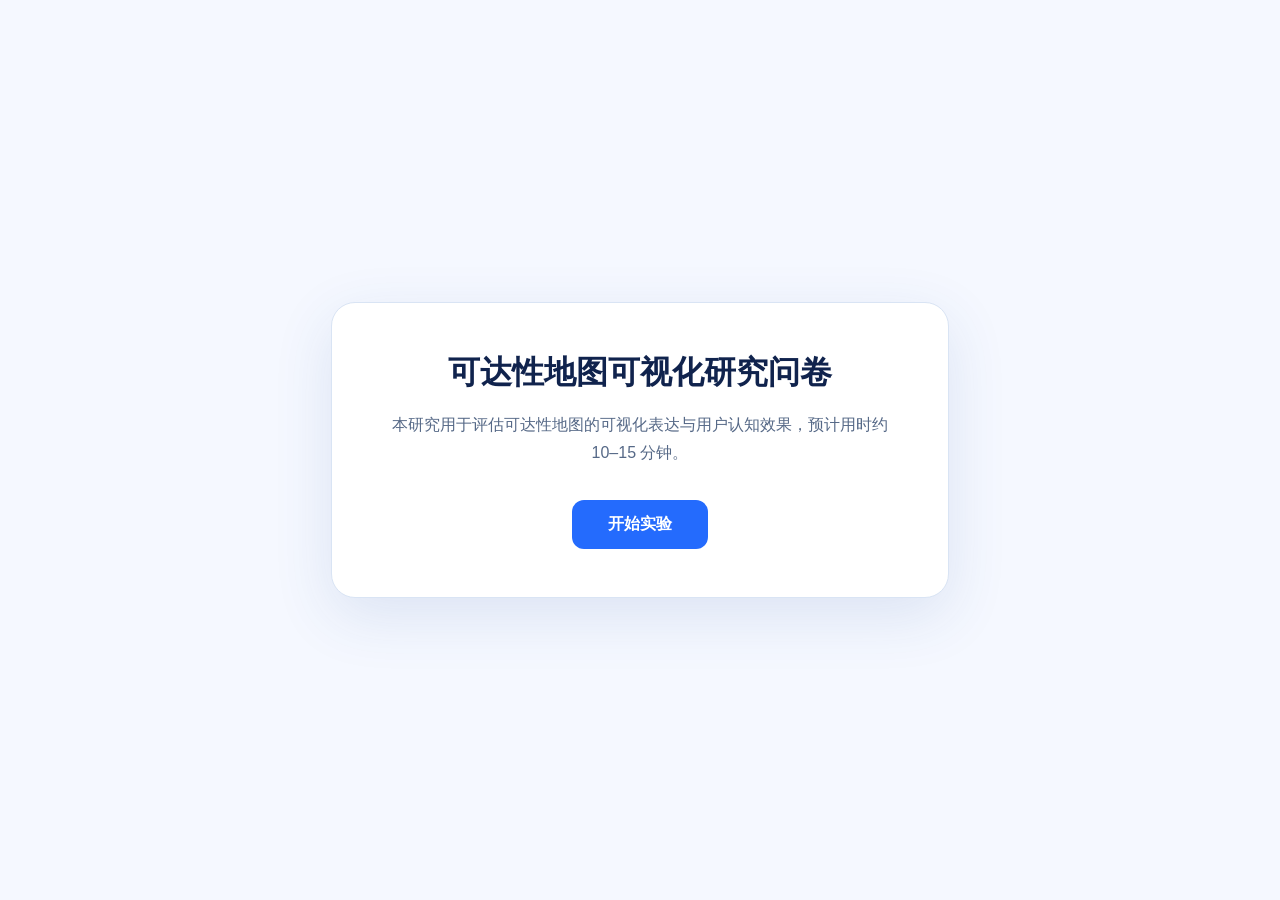
<file: index.html>
<!doctype html>
<html lang="zh-CN">
<head>
  <meta charset="utf-8" />
  <meta name="viewport" content="width=device-width, initial-scale=1" />
  <link rel="icon" type="image/svg+xml" href="./favicon.svg?v=ui-20261015" />
  <link rel="icon" type="image/png" sizes="64x64" href="./favicon-64.png?v=ui-20261015" />
  <link rel="shortcut icon" href="./favicon.ico?v=ui-20261015" />
  <title>可达性地图可视化研究问卷</title>
  <style>
    :root{font-family:Inter,"PingFang SC","Microsoft YaHei",sans-serif;color:#10234d;background:#f5f8ff}
    body{min-height:100vh;margin:0;display:grid;place-items:center}
    main{width:min(520px,calc(100% - 48px));padding:48px;border:1px solid #d9e4f4;border-radius:24px;background:#fff;box-shadow:0 18px 60px rgba(38,86,160,.12);text-align:center}
    h1{margin:0 0 16px;font-size:32px}p{color:#566987;line-height:1.7}
    a{display:inline-flex;margin-top:18px;padding:14px 36px;border-radius:12px;background:#246bfd;color:#fff;text-decoration:none;font-weight:700}
  </style>
</head>
<body><main><h1>可达性地图可视化研究问卷</h1><p>本研究用于评估可达性地图的可视化表达与用户认知效果，预计用时约 10–15 分钟。</p><a href="./experiment.html">开始实验</a></main></body>
</html>
</file>
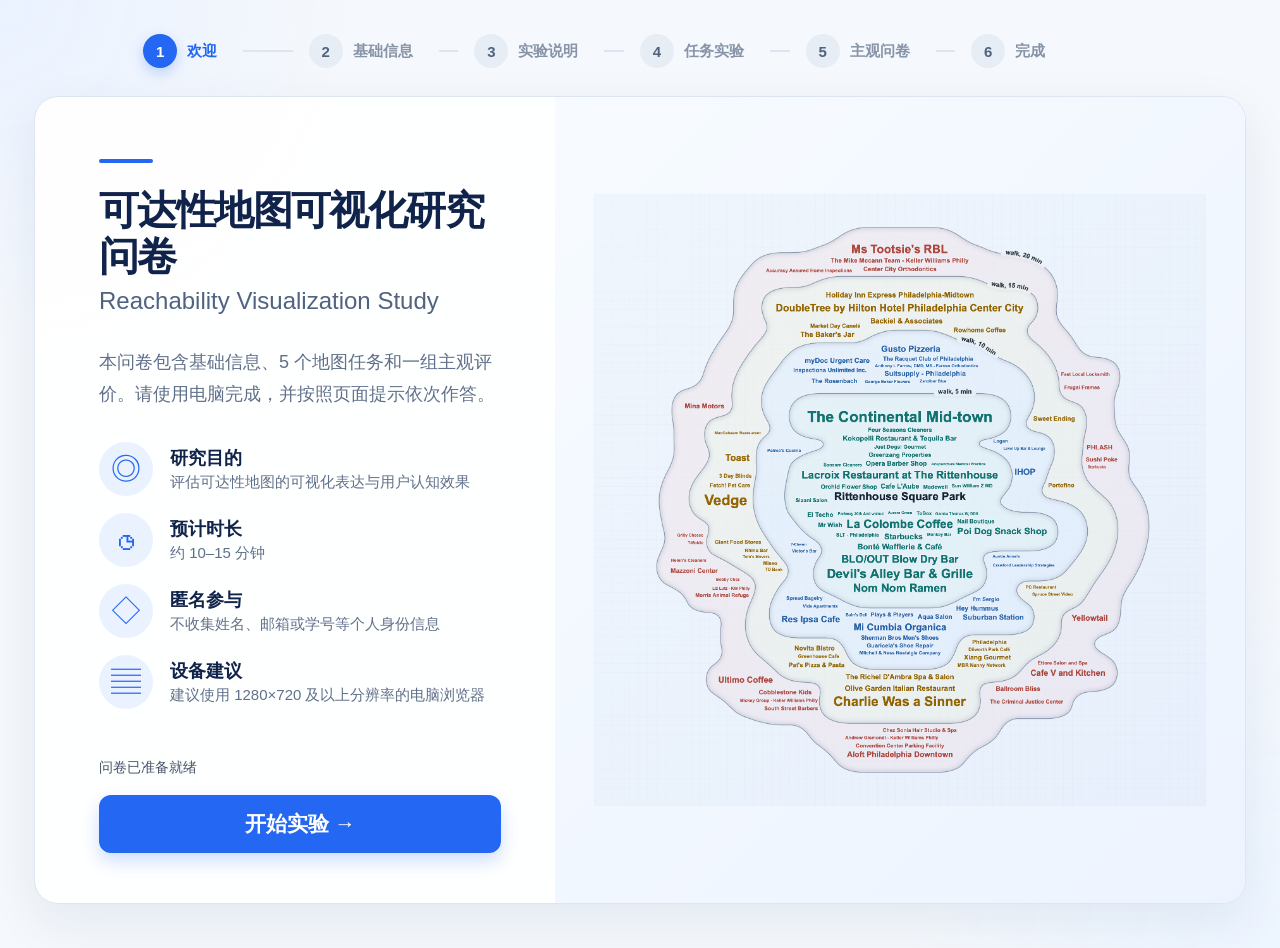
<file: experiment.html>
<!doctype html>
<html lang="zh-CN">
  <head>
    <meta charset="utf-8" />
    <meta name="viewport" content="width=device-width, initial-scale=1" />
  <link rel="icon" type="image/svg+xml" href="./favicon.svg?v=ui-20261015" />
  <link rel="icon" type="image/png" sizes="64x64" href="./favicon-64.png?v=ui-20261015" />
  <link rel="shortcut icon" href="./favicon.ico?v=ui-20261015" />
    <title>可达性地图可视化研究问卷</title>
    <script>
      // Native early feedback also covers failure of the small startup controller.
      window.questionnaireBootFailure=()=>{if(window.QuestionnaireStartup)return;const status=document.querySelector('#startup-status');if(!status)return;document.querySelector('#welcome').dataset.startupState='ERROR';status.textContent='加载失败，请检查网络后重试。';status.setAttribute('role','alert');document.querySelector('#startup-retry').hidden=false;};
      window.questionnaireBootTimer=setTimeout(window.questionnaireBootFailure,25000);
      document.addEventListener('click',event=>{if(window.QuestionnaireStartup)return;if(event.target.closest('#welcome-start')){document.querySelector('#startup-status').textContent='问卷正在准备中，请稍候…';}if(event.target.closest('#startup-retry'))location.reload();});
    </script>
  <link rel="stylesheet" href="assets/experiment.css" />
  <link rel="stylesheet" href="assets/questionnaire-step13.css?v=questionnaire-v1.1.0-step15f" />
    <link rel="stylesheet" href="assets/background.css" />
    <link rel="stylesheet" href="assets/tutorial.css" />
    <link rel="stylesheet" href="assets/task-t1.css" />
    <link rel="stylesheet" href="assets/task-t1-direct.css" />
    <link rel="stylesheet" href="assets/task-ui-consistency.css" />
    <link rel="stylesheet" href="assets/previs.css" />
    <link rel="stylesheet" href="assets/questionnaire-acceptance.css" />
    <link rel="stylesheet" href="assets/questionnaire-step13c.css?v=questionnaire-v1.1.0-step15f" />
    <link rel="stylesheet" href="assets/questionnaire-step13c7.css?v=questionnaire-v1.1.0-step15f" />
    <link rel="stylesheet" href="assets/questionnaire-v2.css?v=questionnaire-v1.1.0-step15f" />
    <link rel="stylesheet" href="assets/questionnaire-step17.css?v=questionnaire-v1.1.1-step17" />
</head>
  <body>
    <main class="experiment-shell" id="app">
      <nav class="experiment-progress" aria-label="实验进度"><ol>
        <li class="active" aria-current="step"><span>1</span><b>欢迎</b></li><li><span>2</span><b>基础信息</b></li><li><span>3</span><b>实验说明</b></li><li><span>4</span><b>任务实验</b></li><li><span>5</span><b>主观问卷</b></li><li><span>6</span><b>完成</b></li>
      </ol></nav>
      <section id="welcome" data-startup-state="BOOTING" class="welcome-card" aria-labelledby="welcome-title">
        <div class="welcome-copy" aria-busy="true"><div class="eyebrow" aria-hidden="true"></div><header><h1 id="welcome-title">可达性地图可视化研究问卷</h1><p class="subtitle">Reachability Visualization Study</p><p class="intro">本问卷包含基础信息、5 个地图任务和一组主观评价。请使用电脑完成，并按照页面提示依次作答。</p></header>
          <div class="welcome-features">
            <article><span class="feature-icon" aria-hidden="true">◎</span><div><h2>研究目的</h2><p>评估可达性地图的可视化表达与用户认知效果</p></div></article>
            <article><span class="feature-icon" aria-hidden="true">◷</span><div><h2>预计时长</h2><p>约 10–15 分钟</p></div></article>
            <article><span class="feature-icon" aria-hidden="true">◇</span><div><h2>匿名参与</h2><p>不收集姓名、邮箱或学号等个人身份信息</p></div></article>
            <article><span class="feature-icon" aria-hidden="true">▤</span><div><h2>设备建议</h2><p>建议使用 1280×720 及以上分辨率的电脑浏览器</p></div></article>
          </div>
          <p id="startup-status" role="status" aria-live="polite">问卷正在准备中，请稍候…</p><button id="welcome-start" class="primary-action" type="button" aria-disabled="true">正在准备…</button><button id="startup-retry" class="secondary-action" type="button" hidden>重试</button>
        </div>
        <figure class="welcome-preview welcome-static-map" aria-label="可达性地图示例">
          <img decoding="async" fetchpriority="low" id="welcome-time-image" src="assets/welcome/v2/welcome-02-time.png?v=rittenhouse-formal-v1" alt="可达性地图示例" />
          <figcaption class="sr-only">可达性地图示例，用于介绍地图的阅读方式。</figcaption>
        </figure>
      </section>
      <section id="background" class="background-page hidden" aria-labelledby="background-title">
        <header class="compact-header"><button class="back-icon" data-next="welcome" type="button" aria-label="返回欢迎页">←</button><strong>可达性地图可视化研究问卷</strong><span class="anonymous-pill">◷ 匿名参与</span></header>
        <div class="background-card"><aside class="background-preview"><div class="preview-heading"><span class="feature-icon" aria-hidden="true">♙</span><div><h1>基础信息</h1><p>以下信息仅用于描述参与者群体，不收集个人身份信息。</p></div></div><img decoding="async" fetchpriority="low" src="assets/welcome/v2/welcome-02-time.png?v=rittenhouse-formal-v1" alt="可达性地图示例" /><div class="background-meta"><span><b>◇</b><strong>匿名参与</strong><small>不收集个人信息</small></span><span><b>◷</b><strong>约 10–15 分钟</strong><small>预计时长</small></span><span><b>▤</b><strong>建议使用</strong><small>1280×720 及以上分辨率的电脑浏览器</small></span></div></aside>
          <div class="background-form"><span class="step-kicker">Step 2 / 6</span><h1 id="background-title">基础信息</h1><p class="form-intro">以下信息仅用于描述参与者群体，不收集个人身份信息。</p><form id="background-form" novalidate>
            <div class="background-field"><label for="education-level"><b>1. 当前/最高教育阶段</b><small>请选择最符合您情况的选项。</small></label><select id="education-level" data-field="education_level" aria-describedby="education-level-error" required><option value="" selected disabled>请选择</option><option value="undergraduate_or_below">本科在读或以下</option><option value="undergraduate">本科毕业</option><option value="master">硕士在读</option><option value="master_graduated">硕士毕业</option><option value="doctorate_or_above">博士在读或以上</option><option value="other">其他 / 不愿回答</option></select><em id="education-level-error" class="field-error"></em></div>
            <div class="background-field"><label for="discipline-group"><b>2. 主要专业领域</b><small>请选择最接近您专业背景的领域。</small></label><select id="discipline-group" data-field="discipline_group" aria-describedby="discipline-group-error" required><option value="" selected disabled>请选择</option><option value="geo_gis_mapping">地理 / 地图 / GIS / 测绘</option><option value="planning_architecture_landscape">城乡规划 / 建筑 / 景观 / 交通</option><option value="computer_data">计算机 / 数据科学 / 信息技术</option><option value="design">设计 / 视觉传达 / 数字媒体</option><option value="social_humanities">社会科学 / 管理 / 人文</option><option value="natural_engineering">自然科学 / 其他工程领域</option><option value="other">其他 / 跨学科</option></select><em id="discipline-group-error" class="field-error"></em></div>
            <div class="background-field"><label for="gis-experience"><b>3. GIS / 地图学相关经验</b><small>请选择您的相关经验水平。</small></label><select id="gis-experience" data-field="gis_experience" aria-describedby="gis-experience-error" required><option value="" selected disabled>请选择</option><option value="none">无</option><option value="concepts">仅了解概念</option><option value="course_or_project">有课程或少量使用经验</option><option value="frequent_project">经常使用 / 有项目经验</option><option value="professional">专业或研究级经验</option></select><em id="gis-experience-error" class="field-error"></em></div>
            <div class="background-field"><label for="visualization-experience"><b>4. 数据可视化相关经验</b><small>请选择您的相关经验水平。</small></label><select id="visualization-experience" data-field="visualization_experience" aria-describedby="visualization-experience-error" required><option value="" selected disabled>请选择</option><option value="none">无</option><option value="concepts">仅了解概念</option><option value="course_or_project">有课程或少量制作经验</option><option value="frequent_project">经常制作 / 有项目经验</option><option value="professional">专业或研究级经验</option></select><em id="visualization-experience-error" class="field-error"></em></div>
            <div class="background-actions"><button class="secondary-action" data-next="welcome" type="button">← 上一步</button><button class="primary-action compact" id="background-continue" type="submit">继续 <span aria-hidden="true">→</span></button></div>
          </form></div>
        </div>
      </section>
      <section id="tutorial" class="tutorial-page hidden" aria-labelledby="tutorial-title"><header class="compact-header"><button class="back-icon" data-next="background" type="button" aria-label="返回基础信息">←</button><strong>可达性地图可视化研究问卷</strong><span class="anonymous-pill">Step 3 / 6</span></header><div class="tutorial-card"><aside class="tutorial-preview instruction-map"><img decoding="async" fetchpriority="low" src="assets/welcome/v2/welcome-02-time.png?v=rittenhouse-formal-v1" alt="可达性地图示例" /></aside><div class="tutorial-content"><h1 id="tutorial-title">如何阅读可达性地图</h1><p class="instructions-description">左侧是一幅以美国费城 Rittenhouse Square Park 为中心的步行可达性地图。图中的文字代表周边不同地点，四个圈层从内向外分别表示步行 0–5、5–10、10–15 和 15–20 分钟。文字越大，表示用户评论越多；任务1–4的文字颜色表示步行时间，任务5则表示地点类别。地点标签经过排版调整，不代表精确地理位置。请根据题目要求，在图中查找地点并作答。</p><span id="instructions-reading-announcement" class="sr-only" aria-live="polite"></span><div class="tutorial-actions"><button class="secondary-action" data-next="background" type="button">← 上一步</button><button class="primary-action compact" data-next="part-a" type="button">我已了解，开始任务 <span aria-hidden="true">→</span></button></div></div></div></section>
      <section id="part-a" class="experiment hidden"><div class="visual"><svg id="stimulus" viewBox="0 0 1000 800" role="img" aria-label="固定可达性地图"></svg><div id="stimulus-legend-overlay" class="stimulus-legend-overlay" aria-hidden="true"></div><div id="stimulus-mask" class="stimulus-mask"><div id="mask-message">正在准备任务…</div><div id="countdown" class="countdown-display" aria-live="assertive"></div></div></div><aside class="tasks"><div class="task-kicker">任务 1 / 5</div><p id="task-prompt" class="task-prompt">正在准备题目…</p><div id="task-status" class="task-status">地图正在加载…</div><div id="task-content"></div><button id="ready" class="primary-action task-action" disabled type="button">准备开始 <span aria-hidden="true">→</span></button></aside></section>
      <section id="previs" class="previs-page hidden" aria-labelledby="previs-title"><header class="compact-header"><strong>可达性地图可视化研究问卷</strong><span class="anonymous-pill">Step 5 / 6</span></header><div class="previs-card"><aside class="previs-reference"><img decoding="async" fetchpriority="low" id="previs-reference-image" src="assets/welcome/v2/welcome-02-time.png?v=rittenhouse-formal-v1" alt="步行时间地图示例"/></aside><div class="previs-content"><h1 id="previs-title">主观评价 1 / 3：易理解性</h1><p class="form-intro">请根据刚才使用可达性地图的实际体验进行评价。</p><div id="previs-form"></div><div class="previs-actions"><button id="previs-previous" class="secondary-action" type="button">上一组</button><button id="previs-next" class="primary-action compact" type="button">下一组 →</button><button id="previs-submit" class="primary-action compact hidden" type="button">提交问卷 →</button></div></div></div></section>
      <section id="completion" class="screen hidden"><span class="step-kicker">Step 6 / 6</span><h1>问卷已完成</h1><p>感谢你的参与。请将下载的 Excel 文件发送给研究者。</p><p>✓ 已完成全部任务<br />✓ 已完成主观问卷</p><button id="download-results" class="primary-action compact" type="button">重新下载结果</button><p>如果文件没有自动下载，请点击“重新下载结果”。</p><p id="export-status" class="form-intro" aria-live="polite"></p></section>
    </main>
    <script data-questionnaire-src="assets/questionnaire-content.js?v=freeze-v1"></script>
    <script data-questionnaire-src="assets/questionnaire-content-v1-1-1.js?v=step17"></script>
    <script data-questionnaire-src="assets/questionnaire-content-v2.js?v=questionnaire-v1.1.0-step15f"></script>
    <script data-load-group="task" data-questionnaire-src="assets/frozen-stimulus-controller.js?v=questionnaire-v1.1.0-step15f"></script>
    <script data-load-group="export" data-questionnaire-src="assets/vendor/xlsx-js-style.min.js?v=1.2.0"></script>
    <script data-load-group="export" data-questionnaire-src="assets/vendor/jszip.min.js?v=3.10.1"></script>
    <script data-load-group="export" data-questionnaire-src="assets/survey-xlsx-export.js?v=questionnaire-v1.1.0-step15f"></script>
    <script data-load-group="task" data-session-kind="legacy" data-questionnaire-src="assets/formal-task-generator-v4.js?v=questionnaire-v1.1.0-step15f"></script>
    <script data-load-group="task" data-session-kind="v2" data-questionnaire-src="assets/formal-task-generator-v5.js?v=questionnaire-v1.1.0-step15f"></script>
    <script data-questionnaire-src="assets/instructions-reading-gate.js?v=step17"></script>
    <script data-questionnaire-src="assets/experiment.js?v=questionnaire-v1.1.1-step17"></script>
    <script src="assets/questionnaire-startup.js?v=step15f" onerror="questionnaireBootFailure()"></script>
  </body>
</html>
</file>
<file: assets/experiment.css>
:root{--page-bg:#f5f8fc;--surface:#fff;--surface-soft:#f8fbff;--text-primary:#10234a;--text-secondary:#61708a;--text-muted:#8794a8;--primary:#2367f2;--primary-hover:#1557e8;--primary-soft:#eaf2ff;--border:#dce5f0;--border-soft:#edf2f8;--radius-lg:24px;--radius-md:16px;--radius-sm:10px;--shadow-card:0 18px 50px rgba(30,64,120,.08);font-family:Inter,"PingFang SC","Microsoft YaHei","Noto Sans CJK SC",sans-serif;color:var(--text-primary);background:var(--page-bg)}*{box-sizing:border-box}body{margin:0;min-width:320px;background:radial-gradient(circle at 0 0,#eaf2ff 0,transparent 22%),radial-gradient(circle at 100% 100%,#edf5ff 0,transparent 24%),var(--page-bg)}button,select{font:inherit}.experiment-shell{max-width:1440px;margin:0 auto;padding:34px 34px 44px}.experiment-progress{padding:0 9%;margin-bottom:28px}.experiment-progress ol{display:flex;list-style:none;padding:0;margin:0;align-items:center;justify-content:space-between}.experiment-progress li{display:flex;align-items:center;gap:10px;color:#8794a8;font-size:15px;font-weight:600;white-space:nowrap;flex:1}.experiment-progress li:not(:last-child):after{content:"";height:2px;background:var(--border);flex:1;margin:0 16px}.experiment-progress li.active{color:var(--primary)}.experiment-progress li span{display:grid;place-items:center;width:34px;height:34px;border-radius:50%;background:#e7edf5;color:#52627b;font-weight:700}.experiment-progress li.active span{background:var(--primary);color:#fff;box-shadow:0 5px 13px #2367f240}.welcome-card{display:grid;grid-template-columns:43fr 57fr;min-height:700px;background:rgba(255,255,255,.94);border:1px solid var(--border);border-radius:var(--radius-lg);box-shadow:var(--shadow-card);overflow:hidden}.welcome-copy{padding:62px 54px 50px 64px;display:flex;flex-direction:column}.eyebrow{width:54px;height:4px;border-radius:5px;background:var(--primary);margin-bottom:24px}.welcome-copy h1{font-size:clamp(32px,3.1vw,48px);line-height:1.16;letter-spacing:-.04em;margin:0 0 8px}.subtitle{font-size:24px;color:#516381;margin:0 0 32px}.intro{font-size:18px;line-height:1.75;color:var(--text-secondary);max-width:570px;margin:0}.welcome-features{display:grid;gap:17px;margin:32px 0 36px}.welcome-features article{display:flex;align-items:center;gap:17px}.feature-icon{display:grid;place-items:center;flex:0 0 54px;width:54px;height:54px;border-radius:50%;background:var(--primary-soft);color:var(--primary);font-size:30px;font-weight:500}.welcome-features h2{font-size:18px;margin:0 0 3px}.welcome-features p{margin:0;color:var(--text-secondary);font-size:15px}.primary-action{min-height:58px;width:min(100%,480px);border:0;border-radius:12px;background:var(--primary);color:#fff;font-size:21px;font-weight:700;cursor:pointer;box-shadow:0 8px 18px #2367f238;transition:background .16s ease,transform .16s ease,box-shadow .16s ease}.primary-action:hover{background:var(--primary-hover);transform:translateY(-1px);box-shadow:0 10px 22px #2367f34a}.primary-action:focus-visible{outline:4px solid #2367f255;outline-offset:3px}.primary-action span{margin-left:8px;font-size:26px}.compact{width:240px;margin-top:24px;font-size:17px}.welcome-preview{margin:0;min-height:100%;display:grid;place-items:center;background:linear-gradient(135deg,#f7fbff,#edf4ff);padding:20px}.welcome-preview img{width:100%;height:100%;max-height:680px;object-fit:contain;border-radius:18px;mix-blend-mode:multiply}.screen{max-width:720px;margin:8vh auto;padding:40px;background:var(--surface);border:1px solid var(--border);border-radius:var(--radius-lg);box-shadow:var(--shadow-card)}.screen h1{margin-top:0}.screen label{display:grid;gap:7px;margin:18px 0;color:var(--text-secondary)}.screen select{padding:11px;border:1px solid var(--border);border-radius:var(--radius-sm);color:var(--text-primary);background:#fff}.experiment{display:grid;grid-template-columns:minmax(0,65fr) minmax(300px,35fr);height:calc(100vh - 36px);gap:18px}.visual{display:grid;place-items:center;background:#fff;border:1px solid var(--border);border-radius:var(--radius-md);overflow:hidden}.visual svg{width:100%;height:auto;max-height:calc(100vh - 36px)}.tasks{background:#fff;border:1px solid var(--border);border-radius:var(--radius-md);padding:24px}.hidden{display:none!important}.sr-only{position:absolute;width:1px;height:1px;padding:0;margin:-1px;overflow:hidden;clip:rect(0,0,0,0);white-space:nowrap;border:0}@media(max-width:1279px),(max-height:719px){.experiment-shell{padding:24px}.welcome-card{min-height:0}.welcome-copy{padding:42px}.welcome-preview{min-height:420px}.experiment-progress{padding:0}.experiment-progress li b{font-size:13px}}@media(max-width:850px){.welcome-card{grid-template-columns:1fr}.welcome-preview{order:-1;min-height:300px}.welcome-copy{padding:36px 30px}.experiment-progress li:not(:last-child):after{margin:0 6px}.experiment-progress li b{display:none}}
</file>
<file: assets/questionnaire-step13.css>
.visual svg .poi-label{cursor:pointer;transition:opacity .15s ease,filter .15s ease}
.visual svg .poi-label.is-answering:hover{filter:brightness(.9)}
.visual svg .poi-label.is-selected{filter:drop-shadow(0 0 5px #0f766e99)}
.experiment{grid-template-columns:minmax(0,1fr) 360px;height:auto;min-height:calc(100vh - 36px);align-items:start;padding:12px 18px 24px;gap:18px}
.visual{position:relative;min-width:0;padding:10px;overflow:visible;align-items:start}
.visual>svg{display:block;width:100%;height:auto;max-width:none;max-height:none;preserve-aspect-ratio:xMidYMid meet}
.tasks{width:360px;min-width:360px;max-width:360px;position:sticky;top:16px;align-self:start}
.stimulus-legend-overlay{position:absolute;right:18px;bottom:18px;width:340px;z-index:6;pointer-events:none;background:#fff;box-shadow:0 8px 24px #17203320;border-radius:8px}
.stimulus-legend-overlay svg{display:block;width:100%;height:auto}
.stimulus-legend-overlay:empty{display:none}
</file>
<file: assets/background.css>
.compact-header{display:flex;align-items:center;gap:16px;margin:0 0 20px;padding:0 4px;color:var(--text-primary)}
.experiment-progress li.complete span{background:var(--primary);color:#fff}.experiment-progress li.complete b{color:var(--primary)}
.compact-header strong{font-size:22px}.back-icon{display:grid;place-items:center;width:38px;height:38px;border:0;border-radius:50%;background:var(--primary-soft);color:var(--primary);font-size:23px;cursor:pointer}.anonymous-pill{margin-left:auto;padding:9px 16px;border:1px solid var(--border);border-radius:999px;background:#fff;color:var(--text-secondary);font-size:14px}
.background-page{min-height:calc(100vh - 78px)}.background-card{display:grid;grid-template-columns:55fr 45fr;min-height:720px;background:rgba(255,255,255,.94);border:1px solid var(--border);border-radius:var(--radius-lg);box-shadow:var(--shadow-card);overflow:hidden}.background-preview{padding:32px 28px 24px;background:linear-gradient(145deg,#f6fbff,#eef6ff);display:flex;flex-direction:column}.preview-heading{display:flex;align-items:center;gap:16px}.preview-heading h1{font-size:28px;margin:0 0 5px}.preview-heading p{margin:0;color:var(--text-secondary);font-size:14px}.background-preview>img{width:100%;flex:1;min-height:390px;object-fit:contain;mix-blend-mode:multiply;margin:8px 0}.background-meta{display:grid;grid-template-columns:repeat(3,1fr);gap:10px;border-top:1px solid #dce8f5;padding-top:18px}.background-meta span{display:grid;justify-items:center;text-align:center;gap:4px;padding:0 8px;border-right:1px solid #dce8f5}.background-meta span:last-child{border-right:0}.background-meta b{display:grid;place-items:center;width:40px;height:40px;border-radius:50%;background:var(--primary-soft);color:var(--primary);font-size:21px}.background-meta strong{font-size:13px}.background-meta small{color:var(--text-secondary);font-size:11px;line-height:1.4}.background-form{padding:42px 48px;background:#fff}.step-kicker{color:var(--primary);font-size:14px;font-weight:700}.background-form>h1{font-size:30px;margin:7px 0 5px}.form-intro{color:var(--text-secondary);margin:0 0 25px}.background-field{margin:0 0 20px}.background-field label{display:grid;gap:5px;margin-bottom:8px}.background-field label b{font-size:17px}.background-field label small{color:var(--text-secondary);font-size:13px}.background-field select{width:100%;height:46px;padding:0 14px;border:1px solid var(--border);border-radius:var(--radius-sm);background:#fff;color:var(--text-primary);font-size:14px}.background-field select:focus{outline:3px solid #2367f233;border-color:var(--primary)}.background-field select:invalid{color:var(--text-muted)}.field-error{display:block;min-height:16px;color:#c2413d;font-size:12px;font-style:normal;margin-top:4px}.background-actions{display:flex;align-items:center;justify-content:space-between;border-top:1px solid var(--border-soft);padding-top:20px;margin-top:6px}.secondary-action{min-height:48px;border:0;border-radius:10px;background:#f1f5fa;color:var(--text-secondary);padding:0 18px;font-weight:700;cursor:pointer}.background-actions .primary-action.compact:disabled{background:#dbe4f0;color:#8a98aa;box-shadow:none;cursor:not-allowed;transform:none}.background-actions .primary-action.compact{width:142px;min-height:48px;font-size:16px}
@media(max-width:1279px),(max-height:719px){.background-card{min-height:0}.background-form{padding:32px}.background-preview{padding:26px 22px}.background-preview>img{min-height:260px}.background-page:after{content:"当前浏览器显示区域较小，可能影响实验体验。请最大化浏览器窗口，或使用电脑完成实验。";display:block;position:fixed;inset:auto 20px 20px;padding:15px 18px;border:1px solid #f3d27a;border-radius:12px;background:#fff8df;color:#735b12;font-weight:600;box-shadow:0 8px 25px #17203318}}
@media(max-width:850px){.background-card{grid-template-columns:1fr}.background-preview>img{min-height:240px;max-height:300px}.background-meta{margin-top:8px}.background-form{padding:28px 24px}.compact-header strong{font-size:18px}.anonymous-pill{font-size:12px;padding:7px 10px}}
</file>
<file: assets/tutorial.css>
.tutorial-page{min-height:calc(100vh - 78px)}.tutorial-card{display:grid;grid-template-columns:55fr 45fr;min-height:720px;background:rgba(255,255,255,.95);border:1px solid var(--border);border-radius:var(--radius-lg);box-shadow:var(--shadow-card);overflow:hidden}.tutorial-preview{margin:0;padding:24px;background:linear-gradient(145deg,#f6fbff,#eef6ff);display:grid;place-items:center}.tutorial-preview img{width:100%;height:100%;object-fit:contain;mix-blend-mode:multiply}.tutorial-content{padding:42px 48px;background:#fff}.tutorial-content>h1{font-size:36px;margin:8px 0 6px}.explanation-list{display:grid;gap:12px;margin-top:24px}.explanation-list article,.timing-note{display:flex;gap:15px;align-items:flex-start;padding:16px;border:1px solid var(--border-soft);border-radius:14px;background:#fff}.explanation-list article>span,.timing-note>span{display:grid;place-items:center;flex:0 0 42px;width:42px;height:42px;border-radius:50%;background:var(--primary-soft);color:var(--primary);font-size:22px}.explanation-list h2,.timing-note h2{font-size:16px;margin:0 0 4px}.explanation-list p,.timing-note p{font-size:13px;line-height:1.55;color:var(--text-secondary);margin:0}.timing-note{margin-top:14px;background:#eef6ff;border-color:#e1ecff}.tutorial-actions{display:flex;justify-content:space-between;align-items:center;border-top:1px solid var(--border-soft);margin-top:18px;padding-top:18px}.tutorial-actions .compact{width:auto;padding:0 24px;font-size:16px}.tutorial-actions .secondary-action{min-height:48px}@media(max-width:1279px),(max-height:719px){.tutorial-card{min-height:0}.tutorial-content{padding:32px}.tutorial-preview{min-height:420px}.tutorial-page:after{content:"当前浏览器显示区域较小，可能影响实验体验。请最大化浏览器窗口，或使用电脑完成实验。";display:block;position:fixed;inset:auto 20px 20px;padding:15px 18px;border:1px solid #f3d27a;border-radius:12px;background:#fff8df;color:#735b12;font-weight:600;box-shadow:0 8px 25px #17203318}}@media(max-width:850px){.tutorial-card{grid-template-columns:1fr}.tutorial-preview{min-height:260px}.tutorial-content{padding:28px 24px}.tutorial-actions{gap:12px;align-items:stretch;flex-direction:column}.tutorial-actions .primary-action,.tutorial-actions .secondary-action{width:100%}}
</file>
<file: assets/task-t1.css>
.experiment{position:relative;grid-template-columns:minmax(0,65fr) minmax(340px,35fr);height:calc(100vh - 36px);min-height:620px}.visual{position:relative;min-width:0}.visual svg{display:block;user-select:none}.stimulus-mask{position:absolute;inset:0;z-index:20;display:grid;place-items:center;background:linear-gradient(135deg,rgba(247,251,255,.82),rgba(235,244,255,.78));backdrop-filter:blur(25px) saturate(.68);-webkit-backdrop-filter:blur(25px) saturate(.68);border:1px solid rgba(255,255,255,.72);transition:opacity .16s ease,visibility .16s ease}.stimulus-mask.is-revealing{opacity:0;visibility:hidden;pointer-events:none}.stimulus-mask #mask-message{color:var(--text-secondary);font-weight:700;font-size:18px}.countdown-display{position:absolute;font-size:clamp(80px,9vw,132px);font-weight:760;color:var(--primary);letter-spacing:-.04em;text-shadow:0 10px 32px rgba(35,103,242,.18)}.tasks{padding:32px;overflow:auto}.tasks h1{margin:8px 0 18px;font-size:30px;letter-spacing:-.03em}.task-kicker{color:var(--primary);font-weight:800}.task-prompt{font-size:20px;line-height:1.55;margin:0 0 22px}.task-status{padding:13px 15px;border-radius:12px;background:var(--primary-soft);color:var(--text-secondary);font-weight:700;margin-bottom:22px}.task-status.is-searching{color:var(--primary)}.task-status.is-error{background:#fff4f3;color:#c2413c}.task-action{width:100%;margin-top:22px;font-size:18px}.task-action:disabled{opacity:.55;cursor:not-allowed;transform:none}.answer-help{color:var(--text-secondary);line-height:1.6}.answer-slots{display:grid;gap:10px;margin:18px 0}.answer-slot{display:flex;align-items:center;gap:10px;padding:12px 13px;border:1px solid var(--border);border-radius:11px;background:#fbfdff}.answer-slot input{min-width:0;flex:1;border:0;background:transparent;color:var(--text-primary);font:inherit;font-weight:700;outline:0}.slot-number{color:var(--text-muted);font-weight:700}.slot-remove,.clear-answers{border:0;background:transparent;color:var(--primary);cursor:pointer;font-weight:700}.clear-answers{padding:5px 0}.submit-answer{width:100%;margin-top:18px}.poi{cursor:default;transition:filter .12s ease}.poi.is-answering{cursor:pointer}.poi.is-answering:hover{filter:drop-shadow(0 0 5px rgba(35,103,242,.42))}.poi.is-selected{paint-order:stroke;stroke:#fff;stroke-width:5px;stroke-linejoin:round;filter:drop-shadow(0 2px 4px rgba(35,103,242,.32))}
</file>
<file: assets/task-t1-direct.css>
.operation-tip{padding:13px 15px;border-radius:12px;background:var(--primary-soft);color:var(--text-secondary);line-height:1.55;font-size:14px}.active-hint{position:absolute;z-index:5;top:18px;left:18px;padding:8px 12px;border-radius:999px;background:rgba(255,255,255,.9);color:var(--primary);font-size:13px;font-weight:700;opacity:0;transition:opacity .16s ease;pointer-events:none}.experiment:has(.stimulus-mask.is-revealing) .active-hint{opacity:1}
</file>
<file: assets/task-ui-consistency.css>
.target-options{border:0;padding:0;margin:16px 0 0;min-inline-size:0}.target-options legend{padding:0;margin-bottom:10px;font-size:15px;font-weight:700;color:var(--text-primary)}.target-options label{display:inline-flex;align-items:center;gap:9px;min-height:48px;padding:0 14px;margin:0 8px 8px 0;border:1px solid var(--border);border-radius:12px;background:#fff;color:var(--text-primary);font-size:15px;cursor:pointer;transition:border-color .12s ease,background .12s ease}.target-options label:hover{border-color:#9db7ef;background:#f7faff}.target-options input{accent-color:var(--primary)}.target-options label:has(input:checked){border-color:var(--primary);background:#eef4ff}.target-options label:has(input:focus-visible){outline:2px solid #2f6df63d;outline-offset:2px}.task-ring-block{margin-top:16px}.experiment:has(.stimulus-mask.is-revealing) #ready{display:none}.tasks #task-content{min-height:48px}.tasks .submit-answer{min-height:48px;border-radius:12px}.tasks .operation-tip{margin-bottom:16px}.tasks .operation-tip b{display:block;margin-bottom:4px;color:var(--text-primary)}
.experiment.task-submitted #ready{display:inline-block}
.experiment.task-submitted:has(.stimulus-mask.is-revealing) #ready{display:inline-block!important}
</file>
<file: assets/previs.css>
.previs-page{max-width:1120px;margin:0 auto}.previs-card{background:#fff;border:1px solid var(--border);border-radius:24px;padding:34px;box-shadow:var(--shadow-card)}.previs-card h1{margin:0 0 8px;font-size:34px}.likert-legend{padding:12px 16px;border-radius:10px;background:var(--primary-soft);color:var(--text-secondary);font-weight:700}.previs-group{margin:24px 0;padding:20px;border:1px solid var(--border-soft);border-radius:16px}.previs-group h2{margin:0 0 16px}.previs-group fieldset{border:0;border-top:1px solid var(--border-soft);padding:18px 0 0;margin:16px 0}.previs-group legend{font-weight:700;line-height:1.5}.likert-row{display:grid;grid-template-columns:repeat(7,1fr);gap:8px;margin-top:14px}.likert-row label{display:grid;place-items:center;gap:5px;padding:10px 4px;border:1px solid var(--border);border-radius:10px;color:var(--text-secondary);cursor:pointer}.likert-row input{accent-color:var(--primary)}.likert-row small{font-size:11px;text-align:center}.previs-card .compact{display:block;margin-left:auto}@media(max-width:700px){.previs-card{padding:20px}.likert-row{gap:3px}.likert-row small{display:none}}
</file>
<file: assets/questionnaire-acceptance.css>
.viewport-gate{display:none;position:fixed;inset:0;z-index:1000;place-items:center;background:rgba(245,248,252,.86);backdrop-filter:blur(8px);padding:24px;text-align:center}.viewport-gate.is-visible{display:grid}.viewport-gate>div{max-width:480px;padding:28px;border:1px solid #dce5f0;border-radius:16px;background:#fff;box-shadow:0 18px 50px rgba(30,64,120,.12)}.viewport-gate strong{font-size:20px}.viewport-gate p{color:#61708a;line-height:1.6}.dev-panel{position:fixed;right:12px;bottom:12px;z-index:1200;margin:0;padding:10px 12px;border-radius:8px;background:#10234a;color:#dbeafe;font:11px/1.45 ui-monospace,monospace;pointer-events:none}
</file>
<file: assets/questionnaire-step13c.css>
/* Step 13C.1: map-first readability layout for the formal questionnaire only. */
.experiment {
  position: relative;
  display: grid;
  grid-template-columns: minmax(0, 1fr) 360px !important;
  width: 100%;
  height: auto !important;
  min-height: calc(100vh - 36px);
  align-items: start;
  gap: 18px;
  padding: 12px 18px 24px;
}

.visual {
  position: relative;
  min-width: 0;
  padding: 10px;
  overflow: visible;
  align-items: start;
}

.visual > svg {
  display: block;
  width: max(100%, 950px);
  height: auto;
  max-width: none;
  max-height: none !important;
}

.tasks {
  width: 360px;
  min-width: 360px;
  max-width: 360px;
  position: sticky;
  top: 16px;
  align-self: start;
}

.stimulus-legend-overlay {
  position: absolute;
  right: 18px;
  bottom: 18px;
  width: 340px;
  z-index: 6;
  pointer-events: none;
  background: #fff;
  box-shadow: 0 8px 24px #17203320;
  border-radius: 8px;
}

.stimulus-legend-overlay svg {
  display: block;
  width: 100%;
  height: auto;
}

.stimulus-legend-overlay:empty { display: none; }



/* Step 13C.2: keep the formal map inside its card and dock the frozen legend below it. */
.visual{display:flex;flex-direction:column;align-items:stretch;overflow:hidden}
.visual>svg{width:100%;max-width:100%;height:auto;max-height:none!important;flex:0 0 auto}
.stimulus-legend-overlay{position:static;order:2;width:100%;margin-top:8px;padding:10px 14px 14px;border-top:1px solid var(--border-soft);border-radius:0;box-shadow:none;background:#fff;display:flex;justify-content:flex-end}
.stimulus-legend-overlay svg{width:min(100%,420px);height:auto;display:block}
.stimulus-legend-overlay svg{width:300px;max-width:100%}
.instruction-lines{position:absolute;inset:0;width:100%;height:100%;pointer-events:none;z-index:2}
.instruction-lines path{fill:none;stroke:#2f6fed;stroke-width:2;vector-effect:non-scaling-stroke}
.instruction-lines circle{fill:#2f6fed}
.instruction-map .instruction-badge{z-index:3}
.instruction-map .callout-2{left:auto;right:12px;top:18px;bottom:auto}.instruction-map .callout-3{left:12px;top:42%;bottom:auto}.instruction-map .callout-4{left:auto;right:12px;top:46%;bottom:auto}.instruction-map .callout-5{left:auto;right:12px;bottom:18px}
.visual>#stimulus-legend-overlay{display:none}
.task-legend{margin:12px 0;padding:10px 12px;background:#f8fafd;border:1px solid #dee6f2;border-radius:12px;overflow:hidden;display:flex;justify-content:center;min-height:0}
.task-legend{display:none;width:100%;max-width:320px;padding:10px 12px;margin:12px 0}
.task-legend[hidden]{display:none!important}
.task-legend.has-content{display:block}
.task-legend h3{margin:0 0 6px;color:var(--text-primary);font-size:12px;line-height:1.35;font-weight:800}
.legend-size-section{padding-bottom:8px;border-bottom:1px solid var(--border-soft)}
.legend-size-samples{display:grid;grid-template-columns:1fr 1fr;align-items:end;gap:8px}
.legend-size-item{display:flex;flex-direction:column;align-items:flex-start;gap:1px;min-width:0}
.legend-size-item:last-child{align-items:flex-end}
.legend-poi-sample{color:#263238;font-weight:800;line-height:1}
.legend-review-count{color:var(--text-secondary);font-size:11px;font-weight:700;white-space:nowrap}
.legend-color-section{padding-top:8px}
.legend-color-items{display:grid;grid-template-columns:1fr 1fr;gap:5px 10px}
.legend-color-item{display:grid;grid-template-columns:10px minmax(0,1fr) auto;align-items:start;gap:5px;min-width:0;color:var(--text-secondary);font-size:11px;font-weight:700;line-height:1.25}
.legend-swatch{width:9px;height:9px;margin-top:2px;border-radius:2px}
.legend-color-label{overflow-wrap:anywhere}
.legend-category-count{color:var(--text-muted);font-variant-numeric:tabular-nums}
.task-legend:empty{display:none}
.instruction-map{position:relative;overflow:hidden}
.instruction-map img{width:100%;height:auto;object-fit:contain}
.instruction-badge{position:absolute;left:18px;bottom:18px;padding:10px 14px;border:1.5px solid var(--primary);border-radius:12px;background:#fff;color:var(--primary);font-weight:800;line-height:1.45;box-shadow:0 8px 20px #2367f222}
.instruction-badge small{color:var(--text-secondary);font-weight:600}
.instruction-map>.instruction-badge{display:none!important}
.tutorial-actions{display:grid;grid-template-columns:1fr 1fr;gap:14px;align-items:stretch}
.tutorial-actions>.secondary-action,.tutorial-actions>.primary-action{width:100%;min-height:54px;height:54px;margin:0;padding:0 16px;display:flex;align-items:center;justify-content:center;box-sizing:border-box}
.background-actions{display:grid;grid-template-columns:1fr 1fr;gap:14px;align-items:stretch}
.background-actions>.secondary-action,.background-actions>.primary-action.compact{width:100%;height:52px;min-height:52px;margin:0;padding:0 16px;display:flex;align-items:center;justify-content:center;box-sizing:border-box}
.tasks h1{font-size:26px}
@media(min-width:1280px){#previs .previs-card{display:grid;grid-template-columns:minmax(0,1.1fr) minmax(440px,.9fr);gap:18px;align-items:start}#previs .previs-card>h1,#previs .previs-card>.form-intro,#previs .previs-card>.likert-legend,#previs .previs-card>#previs-form,#previs .previs-card>#previs-submit{grid-column:2}#previs .previs-card:before{content:"";display:block;grid-column:1;grid-row:1 / span 5;min-height:720px;background:url('../assets/welcome/v2/welcome-02-time.png?v=rittenhouse-formal-v1') center/contain no-repeat;position:sticky;top:18px}}
</file>
<file: assets/questionnaire-step13c7.css>
.is-invalid{border-color:#d94848!important;background:#fff8f8!important}
.invalid-message{display:block;margin-top:7px;color:#b42318;font-size:13px;font-weight:700}
.is-invalid.shake{animation:field-shake 260ms ease}
@keyframes field-shake{0%,100%{transform:translateX(0)}25%{transform:translateX(-5px)}50%{transform:translateX(5px)}75%{transform:translateX(-3px)}}
@media(prefers-reduced-motion:reduce){.is-invalid.shake{animation:none!important}.poi-selection-bg{transition:none!important}}
.validation-toast{position:fixed;left:50%;bottom:28px;transform:translateX(-50%);z-index:100;padding:12px 18px;border:1px solid #efb1ab;border-radius:12px;background:#fff5f3;color:#9d251d;box-shadow:0 10px 30px #2f4a6b26;font-weight:750;max-width:min(90vw,560px);text-align:center}
.background-field.is-invalid select{border-color:#d94848}
.answer-slots.is-invalid,.target-options.is-invalid{padding:12px;border:1px solid #d94848;border-radius:12px}
.previs-page{max-width:1440px}
#previs .previs-card{display:grid;grid-template-columns:minmax(360px,1fr) minmax(560px,600px);gap:30px;align-items:start;padding:24px}
#previs .previs-card:before{display:none!important}
.previs-reference{position:sticky;top:18px;min-width:0;padding:18px;background:#f4f8fd;border-radius:18px;text-align:center}
.previs-reference img{display:block;width:100%;max-height:690px;object-fit:contain}
.previs-reference-actions{display:flex;justify-content:center;gap:10px;margin-top:12px}
.previs-reference-actions button{padding:9px 15px;border:1px solid #d5e2f4;border-radius:9px;background:#fff;color:#52627b;font-weight:700;cursor:pointer}
.previs-reference-actions button[aria-pressed="true"]{background:#2367f2;border-color:#2367f2;color:#fff}
.previs-content{min-width:0}
#previs .previs-content h1{font-size:27px;line-height:1.3;margin:4px 0 10px}
.previs-group{margin:20px 0;padding:0;border:0}
.previs-group fieldset{border:1px solid #dce5f0;border-radius:14px;padding:18px;margin:0 0 16px;min-width:0}
.previs-group fieldset legend{display:block;width:100%;padding:0 0 12px;font-size:17px;line-height:1.45;font-weight:750}
.likert-scale{display:grid;grid-template-columns:minmax(62px,1fr) repeat(7,36px) minmax(62px,1fr);align-items:center;gap:12px}
.likert-end{font-size:12px;color:#61708a;font-weight:700;line-height:1.3}
.likert-end:last-child{text-align:right}
.likert-option{position:relative;display:grid;place-items:center;width:36px;height:36px;cursor:pointer}
.likert-option input{position:absolute;inset:0;width:36px;height:36px;margin:0;opacity:0;cursor:pointer}
.likert-option span{display:grid;place-items:center;width:36px;height:36px;border:1.5px solid #b6c6da;border-radius:50%;background:#fff;color:#344562;font-weight:800;transition:background .14s ease,border-color .14s ease,color .14s ease;pointer-events:none}
.likert-option:hover span{background:#eaf2ff;border-color:#7ea9f5}
.likert-option input:checked+span{background:#2367f2;border-color:#2367f2;color:#fff}
.likert-option input:focus-visible+span{outline:3px solid #8bb5ff;outline-offset:3px}
.likert-neutral{display:grid;grid-template-columns:minmax(62px,1fr) repeat(7,36px) minmax(62px,1fr);gap:12px;margin-top:3px;font-size:11px;color:#8290a5;text-align:center}
.likert-neutral span{grid-column:5}
.previs-actions{display:grid;grid-template-columns:1fr 1fr;gap:12px;margin-top:18px}
.previs-actions .secondary-action,.previs-actions .primary-action{height:52px;min-height:52px;width:100%;margin:0;font-size:16px}
.previs-actions .secondary-action:disabled{opacity:.45;cursor:not-allowed}
.previs-actions .primary-action:last-child{grid-column:2}
.visual svg .poi-label.is-answering{cursor:pointer;filter:none!important}
.visual svg .poi-label.is-answering:hover{filter:none!important}
.visual svg .poi-label.is-selected{filter:none!important;stroke:none!important}
.visual svg .poi-selection-bg{fill:#2f6fed;fill-opacity:0;stroke:#2f6fed;stroke-opacity:0;stroke-width:1.2px;transition:fill-opacity .14s ease,stroke-opacity .14s ease}
.visual svg .poi-label.is-answering:hover .poi-selection-bg,.visual svg .poi-label.is-answering:focus-visible .poi-selection-bg{fill-opacity:.035;stroke-opacity:.25}
.visual svg .poi-label.is-selected .poi-selection-bg{fill-opacity:.06;stroke-opacity:.68}
@media(max-width:1199px){#previs .previs-card{grid-template-columns:1fr}.previs-reference{position:static;max-height:460px}.previs-reference img{max-height:340px}}
</file>
<file: assets/questionnaire-v2.css>
/* Step 15D: one paragraph and a compact, balanced instructions page. */
.welcome-static-map img{display:block;aspect-ratio:1/1;object-fit:contain}
#tutorial .tutorial-card{min-height:0;grid-template-columns:minmax(0,1fr) minmax(0,1.1fr)}
#tutorial .tutorial-preview{min-height:0;padding:22px}
#tutorial .tutorial-preview img{height:auto;width:100%;aspect-ratio:1/1}
#tutorial .tutorial-content{display:flex;flex-direction:column;justify-content:center;padding:32px 36px}
.instructions-description{font-size:16px;line-height:1.85;letter-spacing:.015em;text-align:left;max-width:38em;margin:20px 0 0;color:var(--text-secondary);font-weight:400}
#tutorial .tutorial-actions{margin-top:28px}
.legend-color-item[data-category] .legend-color-label{overflow-wrap:normal;word-break:normal;min-width:0}
.legend-color-item[data-category] .legend-category-count{min-width:2ch;text-align:right}
@media(max-width:850px){#tutorial .tutorial-card{grid-template-columns:1fr}}
/* Step 15E: startup feedback, runtime legends and visible reading gate. */
#welcome-start[aria-disabled="true"]{background:#64748b;cursor:wait}
#startup-status{font-size:14px;min-height:22px;margin:14px 0;color:#475569}
.map-image-pending img{visibility:hidden}
.map-loading-hint{display:block;text-align:center;font-size:14px;color:#64748b;padding:20px}
.welcome-preview,.tutorial-preview,.background-preview,.previs-reference{position:relative}
.map-image-pending .map-loading-hint,.map-image-failed .map-loading-hint{position:absolute;inset:40% 12% auto}
.map-image-failed{min-height:300px}
#tutorial [data-next="part-a"]{min-width:224px;min-height:52px;transform:none;font-variant-numeric:tabular-nums}
#tutorial [data-next="part-a"]:disabled{opacity:1;background:#e2e8f0;color:#64748b;cursor:default}
#task-legend{padding:12px 14px;margin:10px 0}
#task-legend h3{font-size:13.5px;font-weight:650;margin:0 0 8px}
#task-legend .legend-color-items{display:grid;grid-template-columns:1fr 1fr;gap:8px 10px}
#task-legend .legend-color-item{display:flex;align-items:center;gap:8px;min-height:30px}
#task-legend .legend-swatch{width:18px;height:18px;flex:0 0 18px;border:1px solid rgba(15,23,42,.16);border-radius:4px;opacity:1}
#task-legend .legend-color-label{font-size:13.5px;line-height:1.35;font-weight:500;min-width:0}
#task-legend .legend-category-count{font-size:12.5px;margin-left:auto;flex-shrink:0}
#task-legend .legend-size-samples{display:grid;grid-template-columns:repeat(3,1fr);gap:8px;align-items:end}
#task-legend .legend-size-item{min-width:0;text-align:center}
#task-legend .legend-poi-sample{line-height:1.3}
#task-legend .legend-review-count{font-size:12px;white-space:nowrap}
#task-legend .legend-mapping-note{font-size:13px;line-height:1.5;margin:0 0 8px}
#task-legend .legend-color-section{margin-top:12px;padding-top:10px;border-top:1px solid #e2e8f0}
@media(prefers-reduced-motion:reduce){#tutorial [data-next="part-a"],#welcome-start{animation:none;transition:none}}

#app img[hidden]{display:none!important}
/* Step 15E.1: consistent single-line categories at every desktop width. */
#task-legend[data-kind="category"] .legend-color-items{grid-template-columns:minmax(0,1fr);gap:7px}
#task-legend[data-kind="category"] .legend-color-item{display:grid;grid-template-columns:18px minmax(0,1fr) auto;gap:9px;min-height:30px}
#task-legend[data-kind="category"] .legend-color-label{white-space:nowrap;line-height:1.3;font-weight:600}
#task-legend[data-kind="category"] .legend-category-count{margin-left:0;justify-self:end;font-variant-numeric:tabular-nums}
</file>
<file: assets/questionnaire-step17.css>
/* Only the new instructions page: preserve scrolling without a legacy fixed warning covering its actions. */
#tutorial.instructions-v1-1-1::after{display:none}
</file>
